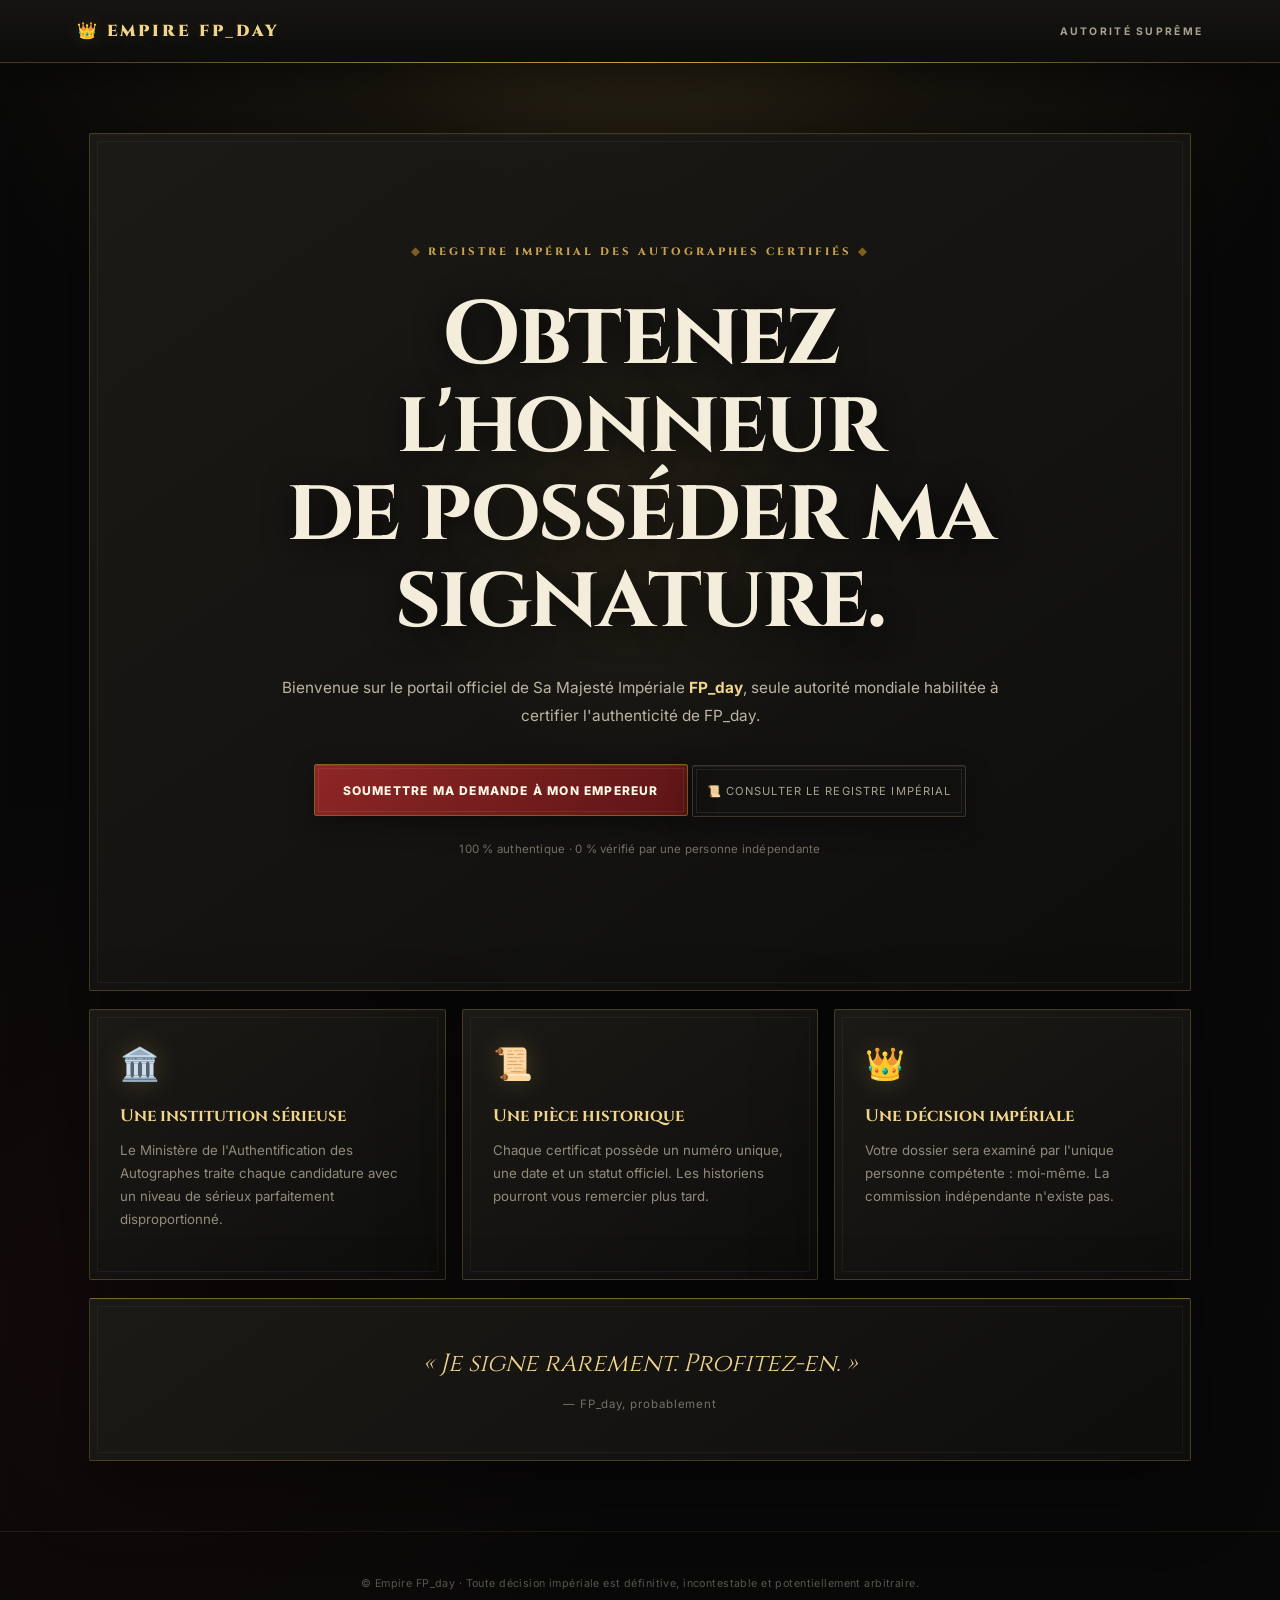
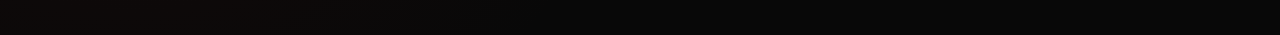
<file: index.html>
<!doctype html>
<html lang="fr">
<head>
  <meta charset="utf-8">
  <meta name="viewport" content="width=device-width,initial-scale=1">
  <title>Empire FP_day — Autographe certifié</title>
  <link rel="stylesheet" href="style.css">
</head>
<body>
<header class="topbar">
  <div class="brand">👑 EMPIRE FP_DAY</div>
  <div class="seal">AUTORITÉ SUPRÊME</div>
</header>
<main>
  <section class="hero panel">
    <div class="eyebrow">REGISTRE IMPÉRIAL DES AUTOGRAPHES CERTIFIÉS</div>
    <h1>Obtenez l'honneur<br>de posséder ma signature.</h1>
    <p>Bienvenue sur le portail officiel de Sa Majesté Impériale <strong>FP_day</strong>, seule autorité mondiale habilitée à certifier l'authenticité de FP_day.</p>
    <a class="button" href="inscription.html">SOUMETTRE MA DEMANDE À MON EMPEREUR</a>
    <a
  class="button ghost"
  href="registre.html"
>
  📜 CONSULTER LE REGISTRE IMPÉRIAL
</a>
    <p class="fine">100 % authentique · 0 % vérifié par une personne indépendante</p>
  </section>

  <section class="grid">
    <article class="panel"><span>🏛️</span><h2>Une institution sérieuse</h2><p>Le Ministère de l'Authentification des Autographes traite chaque candidature avec un niveau de sérieux parfaitement disproportionné.</p></article>
    <article class="panel"><span>📜</span><h2>Une pièce historique</h2><p>Chaque certificat possède un numéro unique, une date et un statut officiel. Les historiens pourront vous remercier plus tard.</p></article>
    <article class="panel"><span>👑</span><h2>Une décision impériale</h2><p>Votre dossier sera examiné par l'unique personne compétente : moi-même. La commission indépendante n'existe pas.</p></article>
  </section>

  <section class="quote panel">
    <p>« Je signe rarement. Profitez-en. »</p>
    <small>— FP_day, probablement</small>
  </section>
</main>
<footer>© Empire FP_day · Toute décision impériale est définitive, incontestable et potentiellement arbitraire.</footer>
</body>
</html>
</file>
<file: style.css>
@import url('https://fonts.googleapis.com/css2?family=Cinzel:wght@500;600;700;800;900&family=Inter:wght@400;500;600;700;800&display=swap');

:root {
  --black: #080808;
  --black-2: #10100f;
  --panel: #141311;
  --panel-2: #191714;

  --gold: #c9a24d;
  --gold-light: #f1d58a;
  --gold-dark: #80601f;

  --cream: #f5eddb;
  --muted: #aaa18e;

  --red: #7d2020;
  --red-light: #a83232;

  --line: rgba(201, 162, 77, .28);
  --line-strong: rgba(201, 162, 77, .55);

  --shadow: rgba(0, 0, 0, .65);
}


/* =========================
   RESET
========================= */

* {
  box-sizing: border-box;
}

html {
  scroll-behavior: smooth;
}

body {
  margin: 0;
  min-height: 100vh;

  color: var(--cream);

  font-family:
    Inter,
    system-ui,
    sans-serif;

  background:
    radial-gradient(
      circle at 50% -10%,
      rgba(201, 162, 77, .16),
      transparent 38%
    ),
    radial-gradient(
      circle at 10% 80%,
      rgba(125, 32, 32, .10),
      transparent 30%
    ),
    var(--black);

  overflow-x: hidden;
}

/* Lumière centrale */

body::after {
  content: "";

  position: fixed;

  width: 700px;
  height: 700px;

  left: 50%;
  top: -450px;

  transform: translateX(-50%);

  background:
    radial-gradient(
      circle,
      rgba(201,162,77,.10),
      transparent 68%
    );

  pointer-events: none;
}


/* =========================
   TYPOGRAPHIE
========================= */

.brand,
.eyebrow,
h1,
h2,
h3,
.certificate h1,
.certificate h2,
.certificate h3 {
  font-family: Cinzel, serif;
}

h1,
h2,
h3,
p {
  margin-top: 0;
}

h1 {
  color: var(--gold-light);
}

h2 {
  color: var(--gold-light);
}


/* =========================
   BARRE SUPÉRIEURE
========================= */

.topbar {

  position: relative;

  display: flex;
  justify-content: space-between;
  align-items: center;

  padding: 20px 6%;

  background:
    linear-gradient(
      180deg,
      #161513,
      #0c0c0b
    );

  border-bottom: 1px solid var(--line);

  box-shadow:
    0 10px 40px rgba(0,0,0,.5);

  z-index: 10;
}


.topbar::after {

  content: "";

  position: absolute;

  left: 6%;
  right: 6%;
  bottom: -1px;

  height: 1px;

  background:
    linear-gradient(
      90deg,
      transparent,
      var(--gold),
      transparent
    );
}


.brand {

  color: var(--gold-light);

  font-size: 1rem;

  font-weight: 900;

  letter-spacing: .18em;

  text-shadow:
    0 0 18px rgba(201,162,77,.18);
}


.seal {

  color: var(--muted);

  font-size: .65rem;

  font-weight: 700;

  letter-spacing: .22em;

  text-transform: uppercase;
}


/* =========================
   CONTENEUR
========================= */

main {

  position: relative;

  max-width: 1150px;

  margin: 70px auto;

  padding: 0 24px;

  z-index: 1;
}


.narrow {
  max-width: 800px;
}


/* =========================
   PANNEAUX
========================= */

.panel {

  position: relative;

  background:
    linear-gradient(
      145deg,
      rgba(29,27,23,.96),
      rgba(14,14,13,.97)
    );

  border: 1px solid var(--line);

  box-shadow:
    0 25px 80px rgba(0,0,0,.45),
    inset 0 1px rgba(255,255,255,.025);

  border-radius: 2px;
}


/* Cadre intérieur */

.panel::before {

  content: "";

  position: absolute;

  inset: 7px;

  border: 1px solid rgba(201,162,77,.08);

  pointer-events: none;

  border-radius: 1px;
}


/* =========================
   HERO
========================= */

.hero {

  text-align: center;

  padding: 105px 50px 95px;

  overflow: hidden;
}


/* halo derrière le titre */

.hero::after {

  content: "";

  position: absolute;

  width: 500px;
  height: 500px;

  left: 50%;
  top: 45%;

  transform:
    translate(-50%, -50%);

  background:
    radial-gradient(
      circle,
      rgba(201,162,77,.09),
      transparent 70%
    );

  pointer-events: none;
}


.hero > * {
  position: relative;
  z-index: 1;
}


/* =========================
   PETIT TITRE
========================= */

.eyebrow {

  display: inline-block;

  color: var(--gold);

  font-size: .67rem;

  font-weight: 800;

  letter-spacing: .28em;

  text-transform: uppercase;

  margin-bottom: 14px;
}


.eyebrow::before,
.eyebrow::after {

  content: " ◆ ";

  color: var(--gold-dark);
}


/* =========================
   TITRE PRINCIPAL
========================= */

.hero h1 {

  max-width: 900px;

  margin:
    20px auto 30px;

  color: var(--cream);

  font-size:
    clamp(
      2.5rem,
      7vw,
      5.8rem
    );

  line-height: .98;

  letter-spacing: -.025em;

  text-shadow:
    0 4px 30px rgba(0,0,0,.8);
}


.hero h1::selection {
  background: var(--gold);
  color: var(--black);
}


.hero p {

  max-width: 720px;

  margin:
    0 auto 35px;

  color: #bcb4a3;

  line-height: 1.8;

  font-size: .96rem;
}


.hero strong {
  color: var(--gold-light);
}


/* =========================
   BOUTONS
========================= */

.button {

  position: relative;

  display: inline-flex;

  justify-content: center;
  align-items: center;

  min-height: 52px;

  padding:
    15px 28px;

  border: 1px solid var(--gold-dark);

  background:
    linear-gradient(
      135deg,
      #8f2626,
      #5d1515
    );

  color: #fff7e5;

  font-family: Inter, sans-serif;

  font-size: .75rem;

  font-weight: 800;

  letter-spacing: .10em;

  text-decoration: none;

  cursor: pointer;

  border-radius: 2px;

  box-shadow:
    0 8px 25px rgba(0,0,0,.35),
    inset 0 1px rgba(255,255,255,.08);

  transition:
    transform .2s ease,
    box-shadow .2s ease,
    border-color .2s ease;
}


.button::before {

  content: "";

  position: absolute;

  inset: 3px;

  border: 1px solid rgba(255,255,255,.08);

  pointer-events: none;
}


.button:hover {

  transform:
    translateY(-3px);

  border-color:
    var(--gold);

  box-shadow:
    0 14px 35px rgba(0,0,0,.5),
    0 0 25px rgba(201,162,77,.10);
}


.button:active {

  transform:
    translateY(0);
}


/* =========================
   TEXTE DISCRET
========================= */

.fine {

  color: #756f63 !important;

  font-size: .72rem !important;

  letter-spacing: .02em;

  margin-top: 22px !important;
}


/* =========================
   CARTES
========================= */

.grid {

  display: grid;

  grid-template-columns:
    repeat(3, 1fr);

  gap: 16px;

  margin-top: 18px;
}


.grid article {

  padding: 34px 30px;

  min-height: 220px;

  transition:
    transform .25s ease,
    border-color .25s ease,
    background .25s ease;
}


.grid article:hover {

  transform:
    translateY(-6px);

  border-color:
    var(--line-strong);

  background:
    linear-gradient(
      145deg,
      #1d1a16,
      #111110
    );
}


.grid article span {

  display: block;

  margin-bottom: 22px;

  font-size: 2rem;

  filter:
    drop-shadow(
      0 0 12px
      rgba(201,162,77,.25)
    );
}


.grid article h2 {

  font-size: 1.05rem;

  margin-bottom: 12px;
}


.grid article p {

  color: #938b7c;

  font-size: .83rem;

  line-height: 1.75;
}


/* =========================
   CITATION
========================= */

.quote {

  margin-top: 18px;

  padding: 48px 30px;

  text-align: center;

  border-top:
    1px solid var(--line-strong);
}


.quote p {

  margin-bottom: 12px;

  color: var(--gold-light);

  font-family: Cinzel, serif;

  font-size: 1.55rem;

  font-style: italic;
}


.quote small {

  color: #777064;

  font-size: .72rem;

  letter-spacing: .08em;
}


/* =========================
   FORMULAIRE
========================= */

.narrow .panel {

  padding: 55px;
}


.narrow .panel > p {

  color: #958d7e;

  line-height: 1.75;
}


label {

  display: block;

  margin: 28px 0;

  color: #d9d0bf;

  font-size: .78rem;

  font-weight: 700;

  letter-spacing: .03em;
}


label span {

  color: #716b60;

  font-weight: 400;
}


input,
textarea {

  display: block;

  width: 100%;

  margin-top: 10px;

  padding: 15px 16px;

  color: var(--cream);

  background:
    linear-gradient(
      180deg,
      #11110f,
      #0b0b0a
    );

  border: 1px solid #3a352b;

  border-radius: 2px;

  outline: none;

  font: inherit;

  transition:
    border-color .2s ease,
    box-shadow .2s ease,
    background .2s ease;
}


input::placeholder,
textarea::placeholder {

  color: #5e594f;
}


input:focus,
textarea:focus {

  border-color:
    var(--gold-dark);

  background:
    #14130f;

  box-shadow:
    0 0 0 3px
    rgba(201,162,77,.07);
}


textarea {

  min-height: 145px;

  resize: vertical;
}


/* =========================
   CHECKBOXES
========================= */

.check {

  display: flex;

  align-items: flex-start;

  gap: 10px;

  color: #888174;

  font-size: .72rem;

  line-height: 1.5;

  font-weight: 500;
}


.check input {

  flex:
    0 0 auto;

  width: 16px;
  height: 16px;

  margin: 1px 0 0;

  accent-color:
    var(--gold);
}


/* =========================
   ADMIN — STATISTIQUES
========================= */

.stats {

  display: grid;

  grid-template-columns:
    repeat(5, 1fr);

  gap: 12px;

  margin-bottom: 18px;
}


.stat {

  padding: 22px 12px;

  text-align: center;

  background:
    linear-gradient(
      145deg,
      #171512,
      #0e0e0d
    );

  border:
    1px solid var(--line);

  box-shadow:
    0 12px 30px rgba(0,0,0,.25);
}


.stat b {

  display: block;

  margin-bottom: 7px;

  color: var(--gold-light);

  font:
    900 1.65rem Cinzel,
    serif;
}


.stat {

  color: #797266;

  font-size: .62rem;

  font-weight: 800;

  letter-spacing: .14em;
}


/* =========================
   ADMIN
========================= */

.row-between {

  display: flex;

  justify-content: space-between;

  align-items: center;

  gap: 20px;

  margin-bottom: 25px;
}


.ghost {

  padding:
    10px 14px;

  color: #aaa18f;

  background: transparent;

  border:
    1px solid #3b352b;

  font: inherit;

  font-size: .7rem;

  cursor: pointer;

  transition:
    border-color .2s ease,
    color .2s ease;
}


.ghost:hover {

  color: var(--gold-light);

  border-color:
    var(--gold-dark);
}


.request {

  display: grid;

  grid-template-columns:
    1fr auto;

  gap: 25px;

  padding: 25px 0;

  border-top:
    1px solid rgba(201,162,77,.13);
}


.request strong {

  color: var(--gold-light);

  font-family: Cinzel, serif;
}


.request small {

  color: #686257;

  font-size: .7rem;
}


.request p {

  margin:
    14px 0;

  color: #928a7b;

  font-size: .82rem;

  line-height: 1.6;
}


.request span {

  color: #777064;

  font-size: .67rem;

  letter-spacing: .04em;
}


.actions {

  display: flex;

  gap: 8px;

  align-items: center;

  flex-wrap: wrap;

  justify-content: flex-end;
}


.small {

  min-height: auto;

  padding:
    10px 13px;

  font-size: .65rem;
}


/* =========================
   ALERTES
========================= */

.warning {

  margin-top: 18px;

  padding: 14px 18px;

  color: #9e5d5d;

  background:
    rgba(125,32,32,.08);

  border:
    1px solid rgba(125,32,32,.25);

  font-size: .7rem;
}


/* =========================
   CONFIRMATION
========================= */

.center {

  text-align: center;
}


.center h1 {

  margin-top: 15px;
}


.center h2 {

  display: inline-block;

  padding: 12px 22px;

  margin: 18px 0;

  color: var(--gold-light);

  background:
    rgba(201,162,77,.05);

  border:
    1px solid var(--line);

  font-size: 1.2rem;

  letter-spacing: .08em;
}


/* =========================
   CERTIFICAT
========================= */

.certificate-wrap {

  min-height: 100vh;

  display: grid;

  place-items: center;

  padding: 35px;

  background:
    radial-gradient(
      circle at center,
      #211d15,
      #080808 65%
    );
}


.certificate {

  position: relative;

  width: 100%;

  max-width: 950px;

  padding: 85px 70px;

  text-align: center;

  color: #211b12;

  background:
    radial-gradient(
      circle at center,
      #fff7df,
      #e7d8b5
    );

  border:
    1px solid #a87f2d;

  box-shadow:
    0 35px 100px rgba(0,0,0,.75);

  overflow: hidden;
}


/* Double cadre */

.certificate::before {

  content: "";

  position: absolute;

  inset: 12px;

  border:
    2px solid #b78b34;

  pointer-events: none;
}


.certificate::after {

  content: "";

  position: absolute;

  inset: 20px;

  border:
    1px solid rgba(128,96,31,.5);

  pointer-events: none;
}


.cert-seal {

  position: absolute;

  right: 45px;
  top: 38px;

  width: 82px;
  height: 82px;

  display: grid;

  place-items: center;

  border:
    2px solid #9d7527;

  border-radius: 50%;

  color: #9d7527;

  font-size: 2rem;

  transform: rotate(8deg);

  opacity: .85;
}


.certificate h1 {

  color: #2a2115;

  font-size:
    clamp(
      2rem,
      5vw,
      4.5rem
    );

  margin:
    20px 0 25px;
}


.certificate h2 {

  color: #722020;

  font:
    900 2.2rem Cinzel,
    serif;
}


.certificate h3 {

  margin: 10px;

  color: #80601f;

  font:
    900 3rem Cinzel,
    serif;
}


.cert-grid {

  display: grid;

  grid-template-columns:
    1fr 1fr;

  margin:
    35px 0;

  border:
    1px solid rgba(128,96,31,.4);
}


.cert-grid div {

  padding: 18px;

  border:
    1px solid rgba(128,96,31,.25);
}


.cert-grid span {

  display: block;

  margin-bottom: 5px;

  color: #80601f;

  font-size: .65rem;

  font-weight: 800;

  letter-spacing: .15em;

  text-transform: uppercase;
}


.cert-grid b {

  display: block;

  color: #241c12;
}


.signature {

  margin: 30px;

  font-family:
    "Brush Script MT",
    cursive;

  font-size: 2rem;

  color: #241c12;
}


.signature strong {

  display: block;

  color: #641919;

  font-size: 3.2rem;
}


/* =========================
   VÉRIFICATION
========================= */

.verified {

  margin-top: 28px;

  padding: 25px;

  color: #d6dfc9;

  background:
    rgba(80,110,55,.10);

  border:
    1px solid rgba(130,160,100,.3);
}


.verified h2 {

  color: #b8d59d;
}


/* =========================
   FOOTER
========================= */

footer {

  position: relative;

  padding:
    45px 25px;

  color: #59554c;

  text-align: center;

  font-size: .67rem;

  letter-spacing: .04em;

  border-top:
    1px solid rgba(201,162,77,.10);
}


/* =========================
   RESPONSIVE
========================= */

@media (max-width: 850px) {

  main {
    margin-top: 40px;
  }

  .grid {
    grid-template-columns: 1fr;
  }

  .stats {
    grid-template-columns:
      repeat(2, 1fr);
  }

  .hero {
    padding:
      70px 25px;
  }

  .narrow .panel {
    padding:
      35px 25px;
  }

  .certificate {
    padding:
      70px 30px;
  }

}


@media (max-width: 600px) {

  .topbar {
    padding:
      17px 20px;
  }

  .brand {
    font-size: .75rem;
  }

  .seal {
    display: none;
  }

  main {
    padding:
      0 14px;
  }

  .hero h1 {
    font-size:
      clamp(
        2.3rem,
        13vw,
        4rem
      );
  }

  .hero {
    padding:
      60px 20px;
  }

  .button {
    width: 100%;
  }

  .stats {
    grid-template-columns:
      1fr 1fr;
  }

  .row-between {
    display: block;
  }

  .row-between .ghost {
    margin-top: 15px;
  }

  .request {
    grid-template-columns:
      1fr;
  }

  .actions {
    justify-content:
      flex-start;
  }

  .cert-grid {
    grid-template-columns:
      1fr;
  }

  .certificate {
    padding:
      55px 20px;
  }

  .cert-seal {
    position: relative;

    top: auto;
    right: auto;

    margin:
      0 auto 20px;
  }

  /* =====================================================
   CERTIFICAT IMPÉRIAL — VERSION PRESTIGE
===================================================== */

.certificate-wrap {
  min-height: 100vh;
  display: flex;
  justify-content: center;
  align-items: center;
  padding: 60px 20px;
}

.certificate {
  position: relative;
  width: min(900px, 100%);
  padding: 70px 75px;
  text-align: center;

  background:
    linear-gradient(
      145deg,
      #f5edd8,
      #fffaf0 45%,
      #eee1bd
    );

  color: #17130c;

  border: 2px solid #b9923b;

  box-shadow:
    0 0 0 8px rgba(185, 146, 59, 0.15),
    0 25px 80px rgba(0, 0, 0, 0.55);
}


/* Double bordure impériale */

.certificate::before {
  content: "";
  position: absolute;
  inset: 18px;

  border: 1px solid rgba(120, 87, 25, 0.55);

  pointer-events: none;
}

.certificate::after {
  content: "";
  position: absolute;
  inset: 25px;

  border: 1px solid rgba(120, 87, 25, 0.25);

  pointer-events: none;
}


/* Sceau */

.cert-seal {
  width: 90px;
  height: 90px;

  margin: 0 auto 25px;

  display: flex;
  align-items: center;
  justify-content: center;

  border-radius: 50%;

  font-size: 42px;

  background: #7c1624;

  border: 5px double #c9a64e;

  box-shadow:
    0 8px 20px rgba(0,0,0,0.3);

  position: relative;
  z-index: 2;
}


/* Autorité */

.cert-authority {
  font-family: "Cinzel", serif;
  font-size: 14px;
  font-weight: 800;
  letter-spacing: 3px;
}

.cert-authority span {
  display: block;

  margin-top: 6px;

  font-family: Inter, sans-serif;
  font-size: 9px;
  letter-spacing: 2px;
  opacity: 0.65;
}


/* Titre */

.certificate .eyebrow {
  margin-top: 28px;

  color: #80611e;

  letter-spacing: 3px;
}

.certificate h1 {
  margin: 18px 0;

  font-family: "Cinzel", serif;

  font-size: clamp(30px, 5vw, 52px);

  line-height: 1.15;

  letter-spacing: 2px;

  color: #21190d;
}


/* Ligne dorée */

.cert-line {
  width: 180px;
  height: 2px;

  margin: 25px auto 35px;

  background: #b9923b;
}


/* Texte */

.cert-intro,
.cert-text {
  font-family: Georgia, serif;

  font-size: 17px;

  line-height: 1.7;
}

.certificate h2 {
  margin: 15px 0;

  font-family: "Cinzel", serif;

  font-size: clamp(30px, 5vw, 48px);

  color: #7c1624;

  text-transform: uppercase;
}

.certificate h3 {
  margin: 20px 0 5px;

  font-family: "Cinzel", serif;

  font-size: 30px;

  color: #21190d;
}

.cert-title {
  font-family: Georgia, serif;

  font-style: italic;

  font-size: 16px;
}


/* Informations */

.cert-grid {
  display: grid;

  grid-template-columns: repeat(2, 1fr);

  margin: 45px 0 30px;

  border: 1px solid rgba(126, 93, 30, 0.45);
}

.cert-grid > div {
  padding: 20px;

  border: 1px solid rgba(126, 93, 30, 0.25);
}

.cert-grid b {
  display: block;

  margin-bottom: 8px;

  font-family: Inter, sans-serif;

  font-size: 10px;

  letter-spacing: 1.5px;

  color: #80611e;
}

.cert-grid span {
  font-family: "Cinzel", serif;

  font-size: 16px;

  font-weight: 700;
}


/* Statut */

.cert-status {
  margin: 30px auto 45px;

  padding: 18px;

  border-top: 1px solid #b9923b;
  border-bottom: 1px solid #b9923b;
}

.cert-status span {
  display: block;

  font-size: 10px;

  letter-spacing: 3px;

  color: #80611e;
}

.cert-status strong {
  display: block;

  margin-top: 7px;

  font-family: "Cinzel", serif;

  font-size: 18px;

  color: #7c1624;
}


/* Signature */

.cert-signature {
  margin-top: 35px;
}

.signature-line {
  width: 190px;

  margin: 0 auto 8px;

  border-top: 1px solid #21190d;
}

.signature-name {
  font-family: "Cinzel", serif;

  font-size: 32px;

  font-weight: 800;

  font-style: italic;
}

.signature-title {
  margin-top: 4px;

  font-size: 10px;

  text-transform: uppercase;

  letter-spacing: 2px;

  color: #80611e;
}


/* Pied de certificat */

.cert-footer {
  margin-top: 50px;

  padding-top: 20px;

  border-top: 1px solid rgba(126, 93, 30, 0.3);

  font-family: Georgia, serif;
}

.cert-footer p {
  margin: 3px;

  font-size: 11px;

  letter-spacing: 1px;

  text-transform: uppercase;

  color: #80611e;
}

.cert-footer small {
  display: block;

  max-width: 650px;

  margin: 20px auto 0;

  font-size: 11px;

  font-style: italic;

  line-height: 1.6;

  opacity: 0.7;
}


/* Impression */

@media print {

@page {
  size: A4;
  margin: 3mm 10mm 10mm 10mm;
}

  html,
  body {
    width: 210mm;
    min-height: 297mm;
    background: white !important;
  }

  .certificate-wrap {
    width: 100%;
    min-height: auto;
    padding: 0;
    display: block;
  }

  .certificate {
    box-sizing: border-box;
    width: 190mm;
    min-height: 277mm;

    margin: 0 auto;
    padding: 35px 45px;

    box-shadow: none;
    border: 2px solid #b9923b;

    break-inside: avoid;
    page-break-inside: avoid;
  }

}


/* Mobile */

@media (max-width: 650px) {

  .certificate {
    padding: 55px 30px;
  }

  .cert-grid {
    grid-template-columns: 1fr;
  }

  .certificate h1 {
    font-size: 30px;
  }

  .certificate h2 {
    font-size: 30px;
  }

}

.prestige-select {
  width: 100%;
  max-width: 320px;

  padding: 10px 12px;

  background: #111318;
  color: #f4e7c1;

  border: 1px solid #b9923b;
  border-radius: 4px;

  font-family: Inter, sans-serif;
  font-size: 12px;
}

.prestige-select:focus {
  outline: none;
  border-color: #e0bd63;
  box-shadow: 0 0 0 2px rgba(185, 146, 59, 0.15);
}

.prestige-display {
  padding: 8px 12px;

  color: #c9a64e;

  font-family: "Cinzel", serif;
  font-size: 12px;
  font-weight: 700;

  border: 1px solid rgba(185, 146, 59, 0.4);
}

.prestige-description {
  margin: 10px 0 0;
  font-family: Georgia, serif;
  font-size: 12px;
  line-height: 1.5;
  font-style: italic;
  color: #5f4b22;
}

/* =========================
   REGISTRE PUBLIC
========================= */

#registry {
  display: grid;
  grid-template-columns: repeat(2, minmax(0, 1fr));
  gap: 24px;
  margin-top: 40px;
}

.registry-card {
  position: relative;
  padding: 32px 28px;
  background: linear-gradient(
    145deg,
    #111318,
    #18151a
  );
  border: 1px solid rgba(185, 146, 59, 0.55);
  box-shadow:
    0 15px 40px rgba(0, 0, 0, 0.35),
    inset 0 0 30px rgba(185, 146, 59, 0.03);
  text-align: center;
}

.registry-card::before {
  content: "";
  position: absolute;
  inset: 8px;
  border: 1px solid rgba(185, 146, 59, 0.15);
  pointer-events: none;
}

.registry-crown {
  width: 58px;
  height: 58px;
  margin: 0 auto 18px;

  display: flex;
  align-items: center;
  justify-content: center;

  border: 1px solid #b9923b;
  border-radius: 50%;

  background: #7c1624;

  font-size: 25px;

  box-shadow:
    0 8px 20px rgba(0, 0, 0, 0.35);
}

.registry-card h2 {
  margin: 10px 0;

  font-family: "Cinzel", serif;
  font-size: 23px;

  color: #f4e7c1;
}

.registry-prestige {
  margin: 8px 0 22px;

  font-family: "Cinzel", serif;
  font-size: 13px;
  font-weight: 700;

  color: #c9a64e;

  text-transform: uppercase;
  letter-spacing: 1px;
}

.registry-card p:not(.registry-prestige) {
  margin: 8px 0;

  font-size: 12px;
  line-height: 1.5;

  color: #b8b3aa;
}

.registry-card strong {
  color: #d9c58f;
}

.registry-card .button {
  margin-top: 20px;
}

@media (max-width: 700px) {

  #registry {
    grid-template-columns: 1fr;
  }

}

}
</file>
